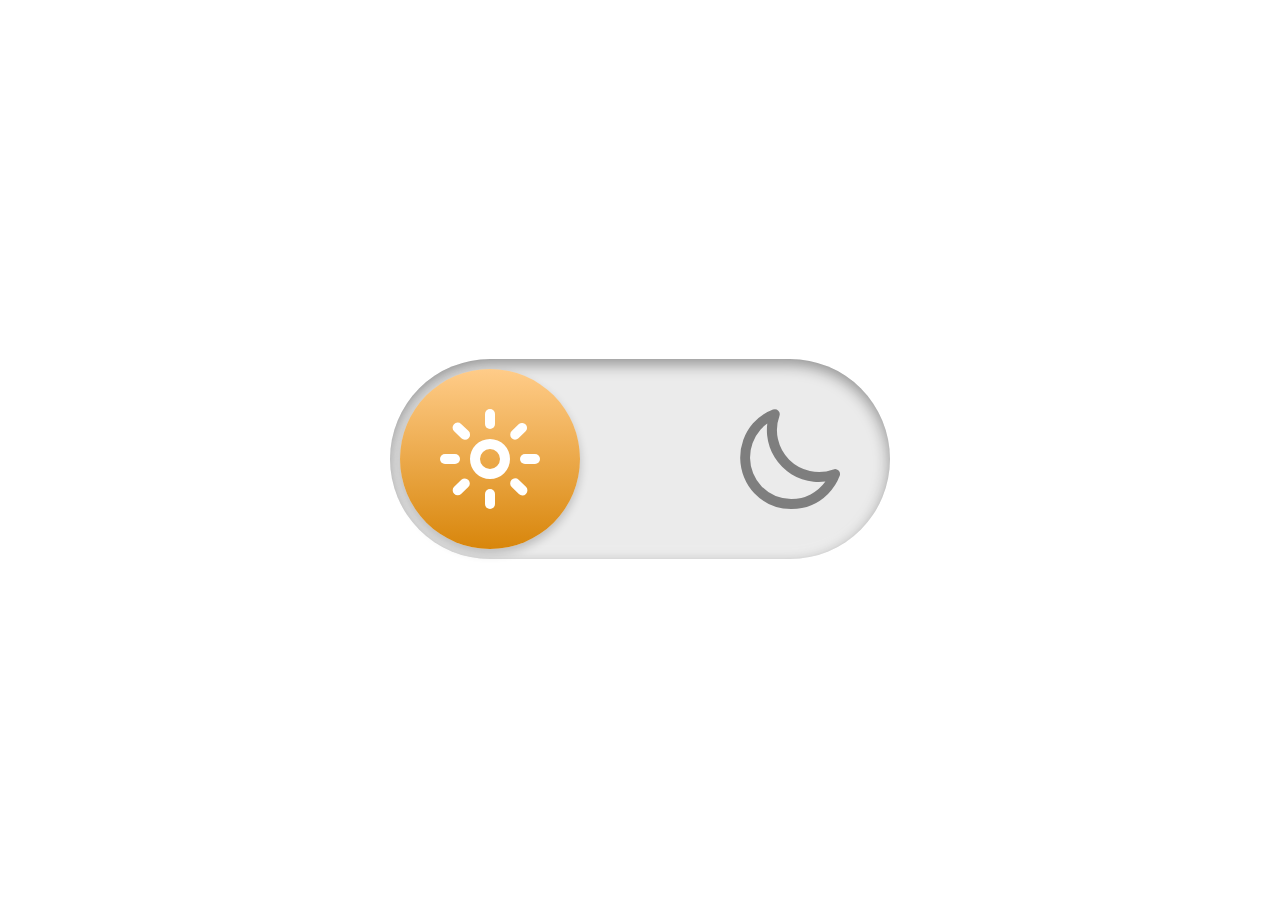
<file: index.html>
<!DOCTYPE html>
<html lang="en">
	<head>
		<meta charset="UTF-8" />
		<meta name="viewport" content="width=device-width, initial-scale=1.0" />
		<link rel="stylesheet" href="style.css" />
		<title>Document</title>
	</head>
	<body>
		<div class="box">
			<input type="checkbox" id="darkmode-toggle" />
			<label for="darkmode-toggle">
				<svg
					class="sun"
					fill="#000000"
					viewBox="0 0 24 24"
					xmlns="http://www.w3.org/2000/svg"
				>
					<g data-name="Layer 2">
						<g data-name="sun">
							<rect
								width="24"
								height="24"
								transform="rotate(180 12 12)"
								opacity="0"
							/>

							<path d="M12 6a1 1 0 0 0 1-1V3a1 1 0 0 0-2 0v2a1 1 0 0 0 1 1z" />

							<path d="M21 11h-2a1 1 0 0 0 0 2h2a1 1 0 0 0 0-2z" />

							<path d="M6 12a1 1 0 0 0-1-1H3a1 1 0 0 0 0 2h2a1 1 0 0 0 1-1z" />

							<path
								d="M6.22 5a1 1 0 0 0-1.39 1.47l1.44 1.39a1 1 0 0 0 .73.28 1 1 0 0 0 .72-.31 1 1 0 0 0 0-1.41z"
							/>

							<path
								d="M17 8.14a1 1 0 0 0 .69-.28l1.44-1.39A1 1 0 0 0 17.78 5l-1.44 1.42a1 1 0 0 0 0 1.41 1 1 0 0 0 .66.31z"
							/>

							<path
								d="M12 18a1 1 0 0 0-1 1v2a1 1 0 0 0 2 0v-2a1 1 0 0 0-1-1z"
							/>

							<path
								d="M17.73 16.14a1 1 0 0 0-1.39 1.44L17.78 19a1 1 0 0 0 .69.28 1 1 0 0 0 .72-.3 1 1 0 0 0 0-1.42z"
							/>

							<path
								d="M6.27 16.14l-1.44 1.39a1 1 0 0 0 0 1.42 1 1 0 0 0 .72.3 1 1 0 0 0 .67-.25l1.44-1.39a1 1 0 0 0-1.39-1.44z"
							/>

							<path
								d="M12 8a4 4 0 1 0 4 4 4 4 0 0 0-4-4zm0 6a2 2 0 1 1 2-2 2 2 0 0 1-2 2z"
							/>
						</g>
					</g>
				</svg>

				<svg
					class="moon"
					fill="#000000"
					viewBox="0 0 24 24"
					xmlns="http://www.w3.org/2000/svg"
				>
					<g data-name="Layer 2">
						<g data-name="moon">
							<rect width="24" height="24" opacity="0" />

							<path
								d="M12.3 22h-.1a10.31 10.31 0 0 1-7.34-3.15 10.46 10.46 0 0 1-.26-14 10.13 10.13 0 0 1 4-2.74 1 1 0 0 1 1.06.22 1 1 0 0 1 .24 1 8.4 8.4 0 0 0 1.94 8.81 8.47 8.47 0 0 0 8.83 1.94 1 1 0 0 1 1.27 1.29A10.16 10.16 0 0 1 19.6 19a10.28 10.28 0 0 1-7.3 3zM7.46 4.92a7.93 7.93 0 0 0-1.37 1.22 8.44 8.44 0 0 0 .2 11.32A8.29 8.29 0 0 0 12.22 20h.08a8.34 8.34 0 0 0 6.78-3.49A10.37 10.37 0 0 1 7.46 4.92z"
							/>
						</g>
					</g>
				</svg>
			</label>
		</div>
	</body>
</html>
</file>
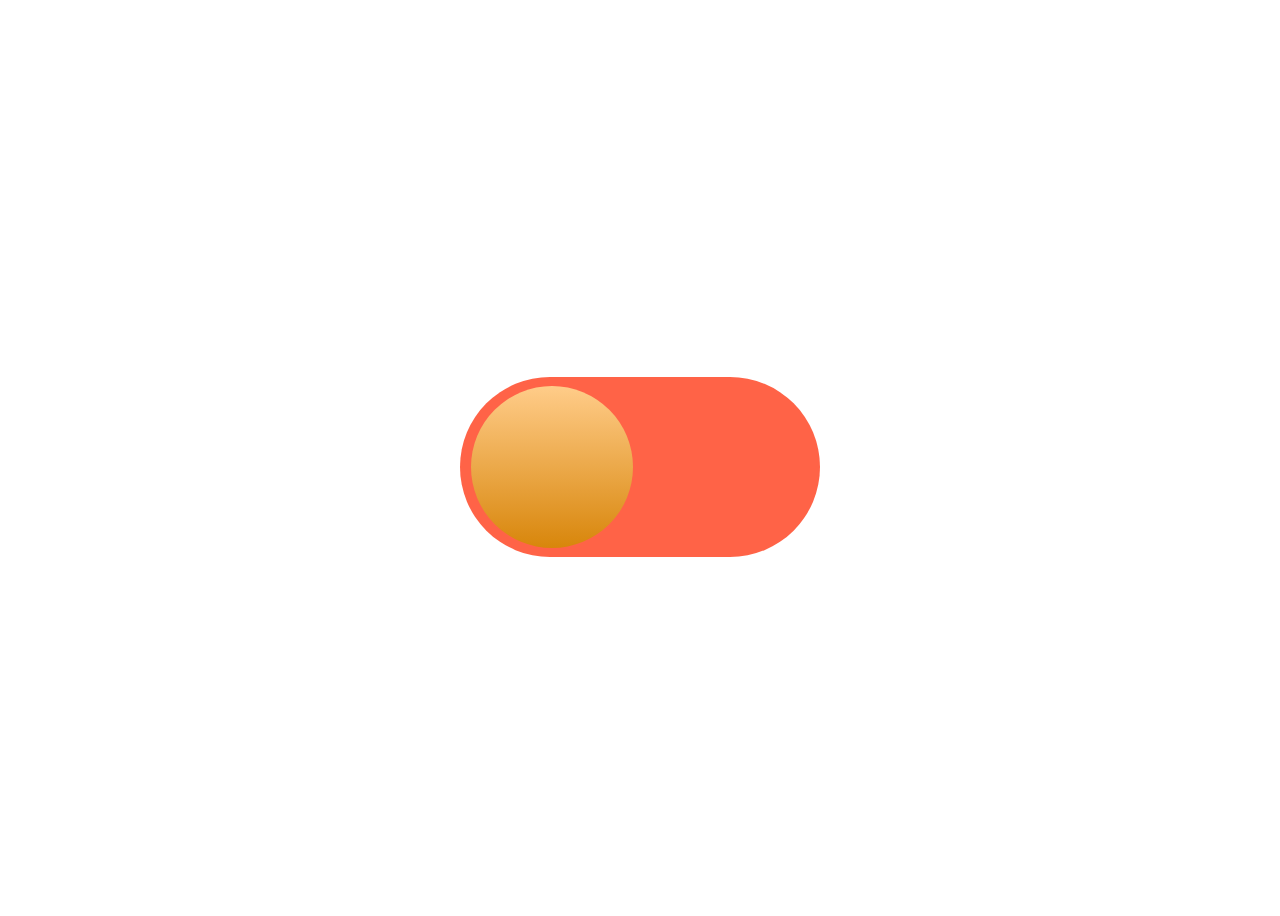
<file: simple.html>
<!DOCTYPE html>
<html lang="en">
	<head>
		<meta charset="UTF-8" />
		<meta name="viewport" content="width=device-width, initial-scale=1.0" />
		<link rel="stylesheet" href="simple.css" />
		<title>Document</title>
	</head>
	<body
		style="
			display: flex;
			justify-content: center;
			align-items: center;
			height: 100vh;
		"
	>
		<div class="box">
			<input id="darkModeBtn" type="checkbox" />
			<label for="darkModeBtn"></label>
		</div>
	</body>
</html>
</file>
<file: style.css>
* {
	margin: 0;
	padding: 0;
	box-sizing: border-box;
}

body {
	height: 100vh;
	display: flex;
	justify-content: center;
	align-items: center;
	transition: 0.4s;
}

.box {
	/* height: 40%;
	aspect-ratio: 1/1; */
	width: fit-content;
	/* background-color: rgb(255, 197, 186); */
}

.box > label {
	display: block;
	position: relative;
	width: 500px;
	height: 200px;
	background: #ebebeb;
	border-radius: 200px;
	box-shadow: inset 0px 5px 15px rgba(0, 0, 0, 0.4),
		inset 0px -5px 15px rgba(255, 255, 255, 0.4);
	cursor: pointer;
	transition: 0.4s;
}

.box > label::after {
	content: "";
	width: 180px;
	height: 180px;
	position: absolute;
	top: 10px;
	left: 10px;
	background: linear-gradient(180deg, #ffcc89, #d8860b);
	border-radius: 180px; /* this is used instead of 50%, to achieve toggle animation */
	box-shadow: 0px 5px 10px rgba(0, 0, 0, 0.2);
	transition: 0.4s;
}

.box > label:active::after {
	width: 260px;
}

.box > label > svg {
	position: absolute;
	width: 120px;
	top: 40px;
	z-index: 100;
}

.box > label > svg.sun {
	left: 40px;
	fill: #fff;
	transition: 0.4s;
}

.box > label > svg.moon {
	left: 340px;
	fill: #7e7e7e;
	transition: 0.4s;
}

.box > input {
	width: 0;
	height: 0;
	visibility: hidden;
}

.box > input:checked + label {
	background: #242424;
}

.box > input:checked + label::after {
	left: 490px;
	transform: translateX(-100%);
	background: linear-gradient(180deg, #777, #3a3a3a);
}

.box > input:checked + label > svg.sun {
	fill: #7e7e7e;
}

.box > input:checked + label > svg.moon {
	fill: #fff;
}

/* Output */
/* .box > input:checked body {
	background: #242424;
} */

body:has(.box > input:checked) {
	background: #242424;
}
</file>
<file: simple.css>
:root {
	--button-height: 180px; /* just change the button height and rest all works fine */
	--switch-height: 90%;
	--switch-distance: 3%;
	--switch-stretch: 70%;
	--radius-capsule: 500px; /* for capsule shape */
}

input {
	width: 0;
	height: 0;
	visibility: hidden;
}

label {
	background-color: tomato;
	display: block;
	height: var(--button-height);
	aspect-ratio: 2/1;
	border-radius: var(--radius-capsule);
	position: relative;
	cursor: pointer;
}

label::before {
	content: "";
	position: absolute;
	width: calc(var(--switch-height) / 2);
	height: var(--switch-height);
	top: 50%;
	left: var(--switch-distance);
	transform: translate(0, -50%);
	border-radius: var(--radius-capsule);
	background: linear-gradient(180deg, #ffcc89, #d8860b);
	transition: 0.3s;
}

label:active::before {
	width: var(--switch-stretch);
}

input:checked + label::before {
	left: calc(100% - var(--switch-distance));
	transform: translate(-100%, -50%);
}
</file>
